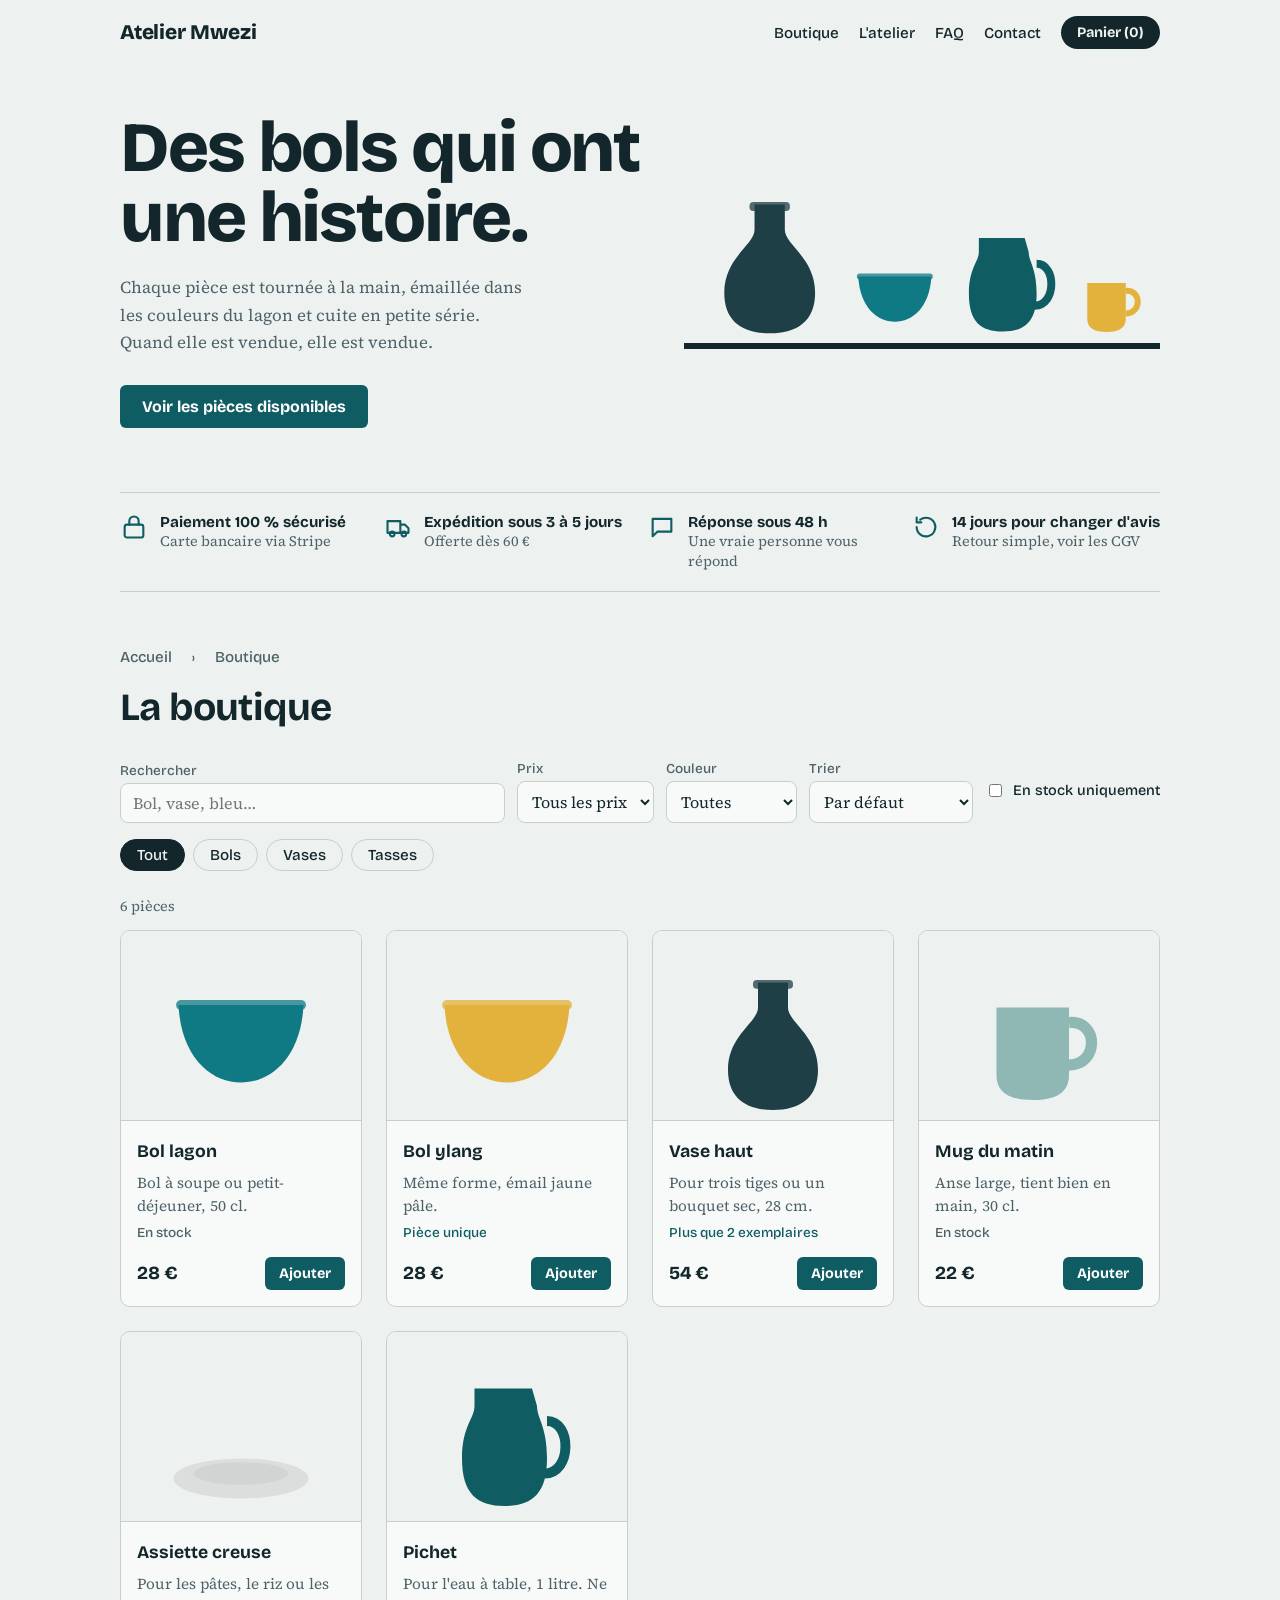
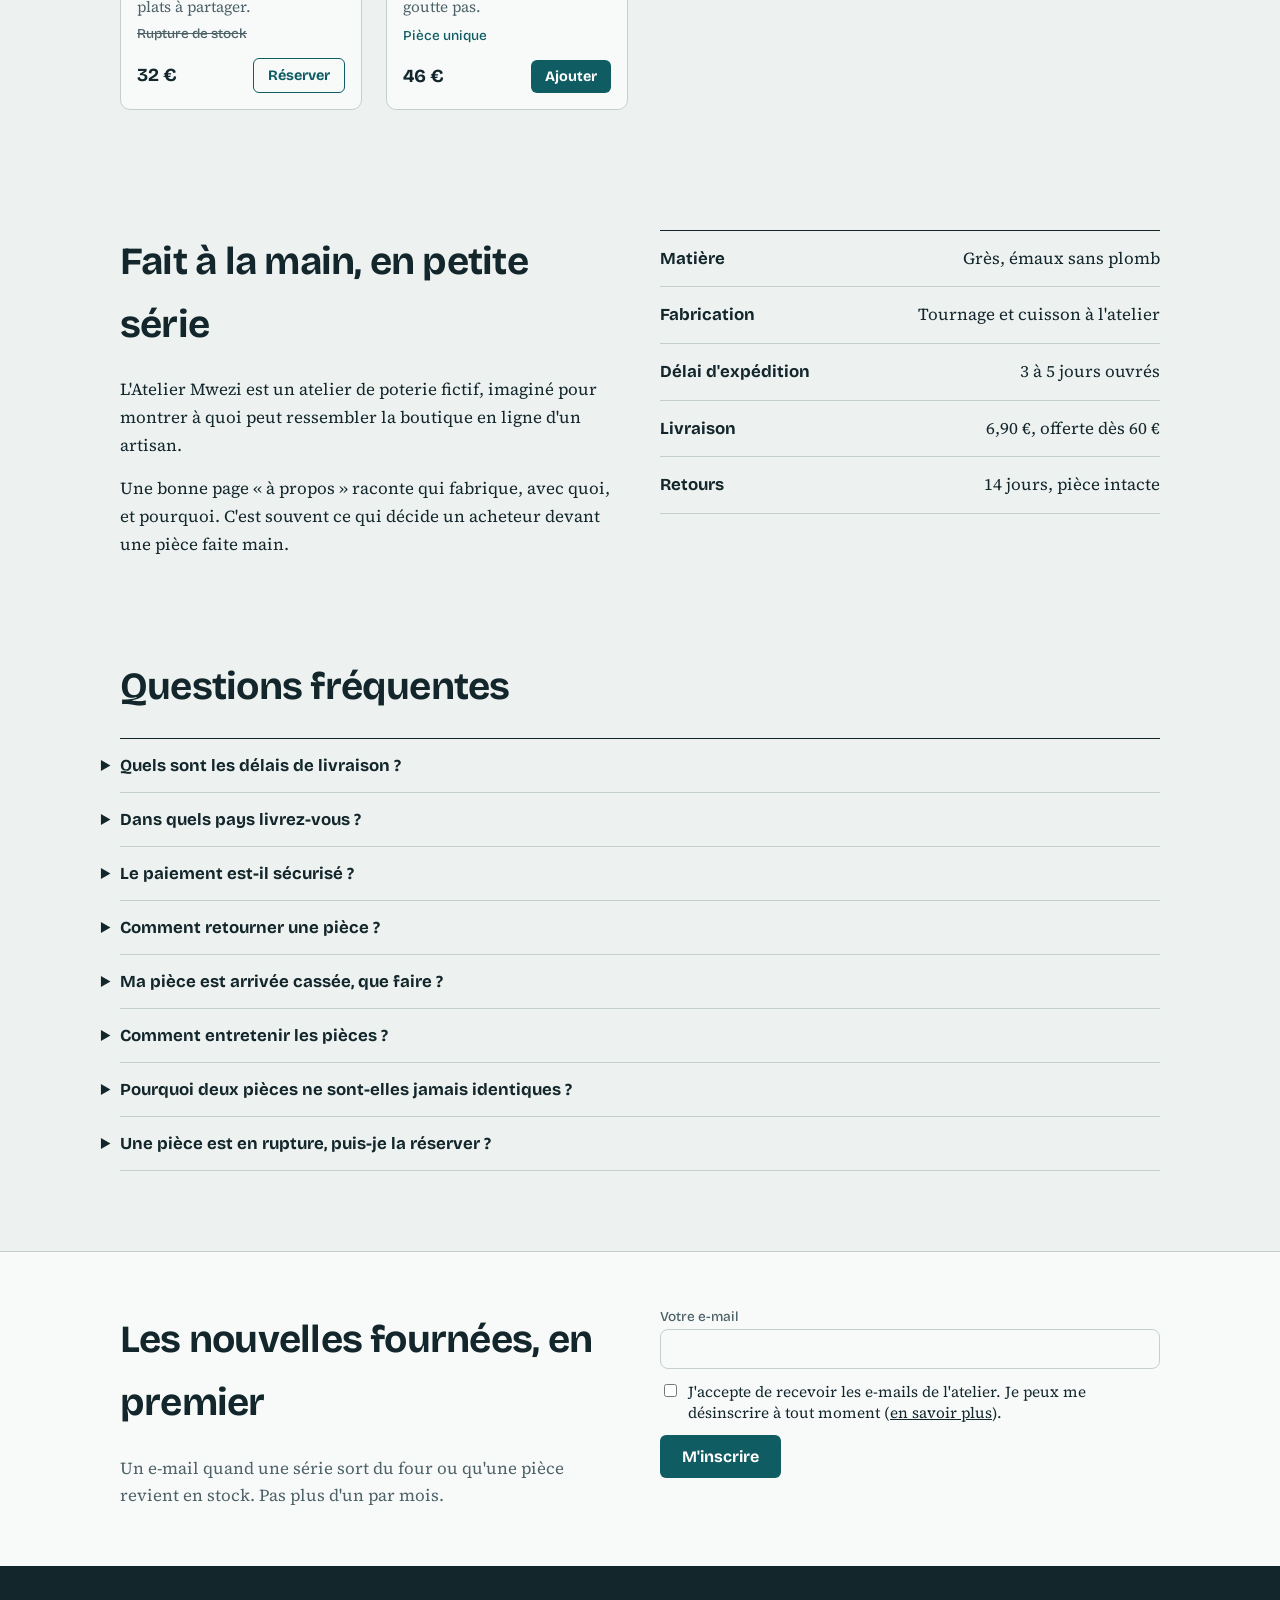
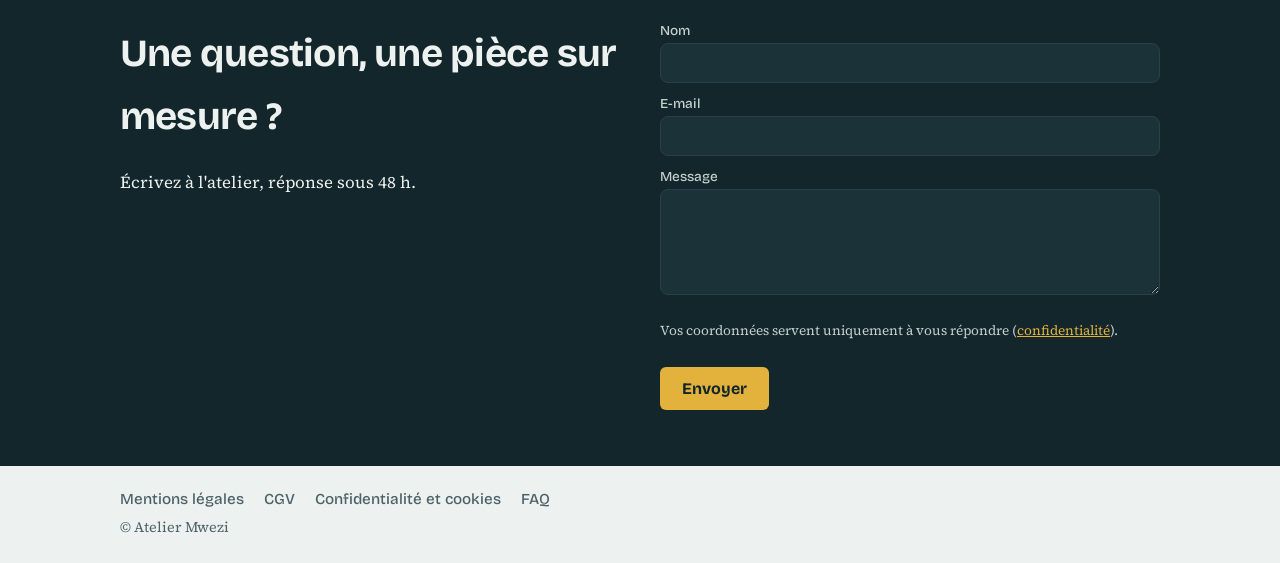
<file: index.html>
<!DOCTYPE html>
<html lang="fr">
<head>
<meta charset="utf-8">
<meta name="viewport" content="width=device-width, initial-scale=1, viewport-fit=cover">
<title>Atelier Mwezi – Céramique faite main</title>
<meta name="description" content="Céramique tournée à la main en petite série : bols, vases, tasses et pichets. Paiement sécurisé, expédition sous 3 à 5 jours ouvrés.">
<meta property="og:title" content="Atelier Mwezi – Céramique faite main">
<meta property="og:description" content="Bols, vases et tasses tournés à la main, émaillés dans les couleurs du lagon.">
<meta property="og:type" content="website">
<link rel="stylesheet" href="style.css">
</head>
<body>
<div class="wrap">
<header class="top">
<a class="logo" href="#">Atelier Mwezi</a>
<nav aria-label="Navigation principale">
<a class="hide" href="#boutique">Boutique</a>
<a class="hide" href="#atelier">L'atelier</a>
<a class="hide" href="#faq">FAQ</a>
<a class="hide" href="#contact">Contact</a>
<button class="cartbtn" id="openCart" aria-controls="drawer">Panier (<span id="count">0</span>)</button>
</nav>
</header>

<section class="hero">
<div>
<h1>Des bols qui ont une histoire.</h1>
<p>Chaque pièce est tournée à la main, émaillée dans les couleurs du lagon et cuite en petite série. Quand elle est vendue, elle est vendue.</p>
<a class="btn" href="#boutique">Voir les pièces disponibles</a>
</div>
<div class="shelf" id="heroShelf" aria-hidden="true"></div>
</section>

<ul class="badges" aria-label="Nos engagements">
<li><svg viewBox="0 0 24 24" aria-hidden="true"><rect x="4" y="10" width="16" height="11" rx="2"/><path d="M8 10V7a4 4 0 0 1 8 0v3"/></svg><span><b>Paiement 100 % sécurisé</b>Carte bancaire via Stripe</span></li>
<li><svg viewBox="0 0 24 24" aria-hidden="true"><path d="M3 7h11v10H3zM14 10h4l3 3v4h-7"/><circle cx="7" cy="18" r="2"/><circle cx="17" cy="18" r="2"/></svg><span><b>Expédition sous 3 à 5 jours</b>Offerte dès 60 €</span></li>
<li><svg viewBox="0 0 24 24" aria-hidden="true"><path d="M4 5h16v11H8l-4 4z"/></svg><span><b>Réponse sous 48 h</b>Une vraie personne vous répond</span></li>
<li><svg viewBox="0 0 24 24" aria-hidden="true"><path d="M4 12a8 8 0 1 0 3-6.2M4 4v4h4"/></svg><span><b>14 jours pour changer d'avis</b>Retour simple, voir les CGV</span></li>
</ul>

<section id="boutique" style="padding-bottom:40px">
<nav class="crumbs" aria-label="Fil d'Ariane" id="crumbs"></nav>
<h2>La boutique</h2>
<div class="search">
<label class="field grow"><span>Rechercher</span><input type="search" id="q" placeholder="Bol, vase, bleu…" autocomplete="off"></label>
<label class="field"><span>Prix</span><select id="price"><option value="0">Tous les prix</option><option value="30">Jusqu'à 30 €</option><option value="50">Jusqu'à 50 €</option></select></label>
<label class="field"><span>Couleur</span><select id="color"><option value="">Toutes</option></select></label>
<label class="field"><span>Trier</span><select id="sort"><option value="">Par défaut</option><option value="asc">Prix croissant</option><option value="desc">Prix décroissant</option></select></label>
<label class="check"><input type="checkbox" id="instock"> En stock uniquement</label>
</div>
<div class="filters" role="group" aria-label="Filtrer par catégorie" id="filters"></div>
<p class="found" id="found" role="status"></p>
<div class="grid" id="grid"></div>
</section>

<section id="atelier" class="about">
<div>
<h2>Fait à la main, en petite série</h2>
<p>L'Atelier Mwezi est un atelier de poterie fictif, imaginé pour montrer à quoi peut ressembler la boutique en ligne d'un artisan.</p>
<p>Une bonne page « à propos » raconte qui fabrique, avec quoi, et pourquoi. C'est souvent ce qui décide un acheteur devant une pièce faite main.</p>
</div>
<ul class="facts">
<li><b>Matière</b><span>Grès, émaux sans plomb</span></li>
<li><b>Fabrication</b><span>Tournage et cuisson à l'atelier</span></li>
<li><b>Délai d'expédition</b><span>3 à 5 jours ouvrés</span></li>
<li><b>Livraison</b><span>6,90 €, offerte dès 60 €</span></li>
<li><b>Retours</b><span>14 jours, pièce intacte</span></li>
</ul>
</section>

<section id="avis" class="reviews" hidden>
<h2>Ce qu'en disent nos clients</h2>
<p class="note" id="reviewsNote"></p>
<div class="rgrid" id="reviews"></div>
</section>

<section id="faq" class="faq">
<h2>Questions fréquentes</h2>
<details><summary>Quels sont les délais de livraison ?</summary><p>Chaque commande est préparée et expédiée sous 3 à 5 jours ouvrés. La livraison coûte 6,90 € et elle est offerte dès 60 € d'achat. Les frais sont affichés dans le panier avant le paiement.</p></details>
<details><summary>Dans quels pays livrez-vous ?</summary><p>Pour l'instant, uniquement en France. L'adresse de livraison est demandée sur la page de paiement.</p></details>
<details><summary>Le paiement est-il sécurisé ?</summary><p>Oui. Le paiement se fait sur la page sécurisée de Stripe. Vos numéros de carte ne passent jamais par ce site et l'atelier n'y a pas accès.</p></details>
<details><summary>Comment retourner une pièce ?</summary><p>Vous disposez de 14 jours après réception pour changer d'avis, sans avoir à vous justifier. Écrivez-nous, puis renvoyez la pièce intacte dans son emballage. Vous êtes remboursé dans les 14 jours. Les pièces faites sur mesure ne peuvent pas être retournées. Tout est détaillé dans les <a href="cgv.html#retractation">CGV</a>.</p></details>
<details><summary>Ma pièce est arrivée cassée, que faire ?</summary><p>Prenez une photo du colis et de la pièce, puis écrivez-nous dès réception. La pièce sera remplacée si une autre est disponible, ou remboursée.</p></details>
<details><summary>Comment entretenir les pièces ?</summary><p>Le lavage à la main avec une éponge douce préserve l'émail plus longtemps. Évitez les chocs thermiques, comme passer du réfrigérateur à l'eau bouillante. Les émaux utilisés sont sans plomb.</p></details>
<details><summary>Pourquoi deux pièces ne sont-elles jamais identiques ?</summary><p>Chaque pièce est tournée et émaillée à la main. De légères différences de forme ou de couleur avec la photo sont normales : elles ne sont pas des défauts.</p></details>
<details><summary>Une pièce est en rupture, puis-je la réserver ?</summary><p>Oui. Ouvrez la fiche de la pièce et remplissez le formulaire « Réserver cette pièce ». L'atelier vous recontacte dès qu'une nouvelle série sort du four, sans engagement de votre part.</p></details>
</section>
</div>

<section class="news">
<div class="wrap news-in">
<div>
<h2>Les nouvelles fournées, en premier</h2>
<p>Un e-mail quand une série sort du four ou qu'une pièce revient en stock. Pas plus d'un par mois.</p>
</div>
<form name="newsletter" method="POST" action="message-envoye.html" data-netlify="true" netlify-honeypot="adresse" class="news-form">
<input type="hidden" name="form-name" value="newsletter">
<p class="hp"><label>Ne pas remplir <input name="adresse"></label></p>
<label class="field"><span>Votre e-mail</span><input type="email" name="email" required autocomplete="email"></label>
<label class="check"><input type="checkbox" name="consentement" value="oui" required> <span>J'accepte de recevoir les e-mails de l'atelier. Je peux me désinscrire à tout moment (<a href="confidentialite.html#newsletter">en savoir plus</a>).</span></label>
<button class="btn" type="submit">M'inscrire</button>
</form>
</div>
</section>

<section id="contact" class="contact">
<div class="wrap contact-in">
<div>
<h2>Une question, une pièce sur mesure ?</h2>
<p>Écrivez à l'atelier, réponse sous 48 h.</p>
<p class="direct" id="direct"></p>
</div>
<form name="contact" method="POST" action="message-envoye.html" data-netlify="true" netlify-honeypot="adresse" class="contact-form">
<input type="hidden" name="form-name" value="contact">
<p class="hp"><label>Ne pas remplir <input name="adresse"></label></p>
<label class="field"><span>Nom</span><input name="nom" required autocomplete="name"></label>
<label class="field"><span>E-mail</span><input type="email" name="email" required autocomplete="email"></label>
<label class="field"><span>Message</span><textarea name="message" rows="4" required></textarea></label>
<p class="small">Vos coordonnées servent uniquement à vous répondre (<a href="confidentialite.html">confidentialité</a>).</p>
<button class="btn alt" type="submit">Envoyer</button>
</form>
</div>
</section>

<div class="wrap"><footer>
<nav aria-label="Informations légales"><a href="mentions-legales.html">Mentions légales</a><a href="cgv.html">CGV</a><a href="confidentialite.html">Confidentialité et cookies</a><a href="#faq">FAQ</a></nav>
<p>© Atelier Mwezi</p>
</footer></div>

<dialog id="product" aria-labelledby="pName">
<button class="close" id="closeProduct" aria-label="Fermer la fiche">&times;</button>
<nav class="crumbs" aria-label="Fil d'Ariane" id="pCrumbs"></nav>
<div class="pview">
<div class="gallery">
<div class="main" id="pMain" title="Cliquer pour zoomer"></div>
<div class="thumbs" id="pThumbs"></div>
</div>
<div class="pinfo">
<h2 id="pName"></h2>
<p class="price" id="pPrice"></p>
<p id="pStock"></p>
<p id="pDesc"></p>
<ul class="facts small-facts" id="pFacts"></ul>
<button class="btn" id="pAdd"></button>
<form name="reservation" method="POST" action="message-envoye.html" data-netlify="true" netlify-honeypot="adresse" class="reserve" id="pReserve" hidden>
<input type="hidden" name="form-name" value="reservation">
<input type="hidden" name="piece" id="pPiece">
<p class="hp"><label>Ne pas remplir <input name="adresse"></label></p>
<h3>Réserver cette pièce</h3>
<p class="small">Cette pièce est épuisée. Laissez vos coordonnées : l'atelier vous recontacte dès qu'une nouvelle série est prête. Sans engagement ni paiement.</p>
<label class="field"><span>Nom</span><input name="nom" required autocomplete="name"></label>
<label class="field"><span>E-mail</span><input type="email" name="email" required autocomplete="email"></label>
<label class="field"><span>Quantité souhaitée</span><input type="number" name="quantite" min="1" max="10" value="1"></label>
<button class="btn" type="submit">Réserver</button>
</form>
<div id="pReviews"></div>
</div>
</div>
</dialog>

<div id="backdrop" hidden></div>
<aside id="drawer" aria-label="Panier" aria-hidden="true" inert>
<button class="close" id="closeCart" aria-label="Fermer le panier">&times;</button>
<h2>Votre panier</h2>
<ul id="items"></ul>
<form class="promo" id="promoForm">
<label class="field grow"><span>Code promo</span><input id="promo" autocomplete="off" maxlength="40"></label>
<button class="btn ghost" type="submit">Appliquer</button>
</form>
<p id="promoMsg" class="small" role="status"></p>
<p id="ship" class="ship"></p>
<div class="sub"><span>Sous-total</span><span id="subtotal">0 €</span></div>
<div class="sub" id="discountRow" hidden><span id="discountLabel">Réduction</span><span id="discount"></span></div>
<div class="sub"><span>Livraison</span><span id="shipping">–</span></div>
<div class="total"><span>Total TTC</span><span id="total">0 €</span></div>
<label class="check small"><input type="checkbox" id="cgv"> <span>J'ai lu et j'accepte les <a href="cgv.html" target="_blank">conditions générales de vente</a>.</span></label>
<button class="btn" id="checkout">Commander avec obligation de paiement</button>
<p id="msg" role="status"></p>
</aside>

<script src="products.js"></script>
<script src="app.js"></script>
</body>
</html>
</file>
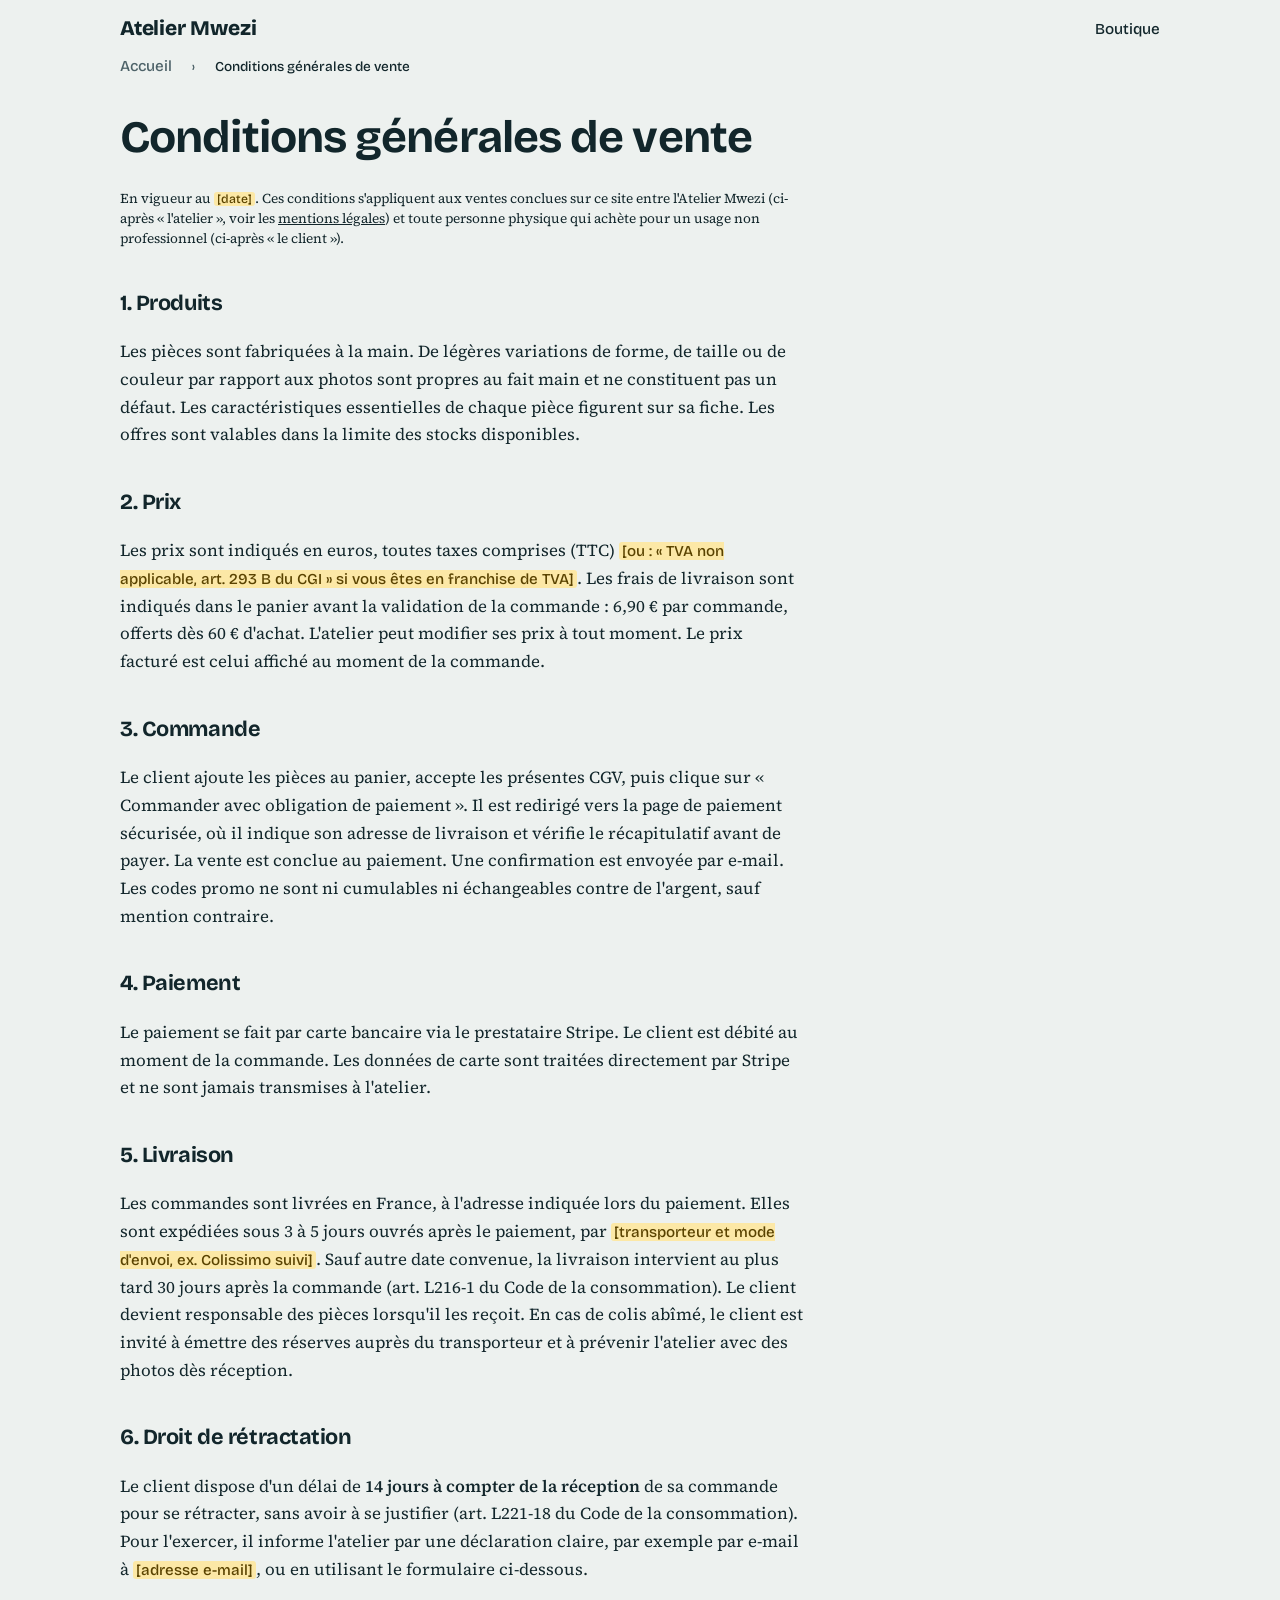
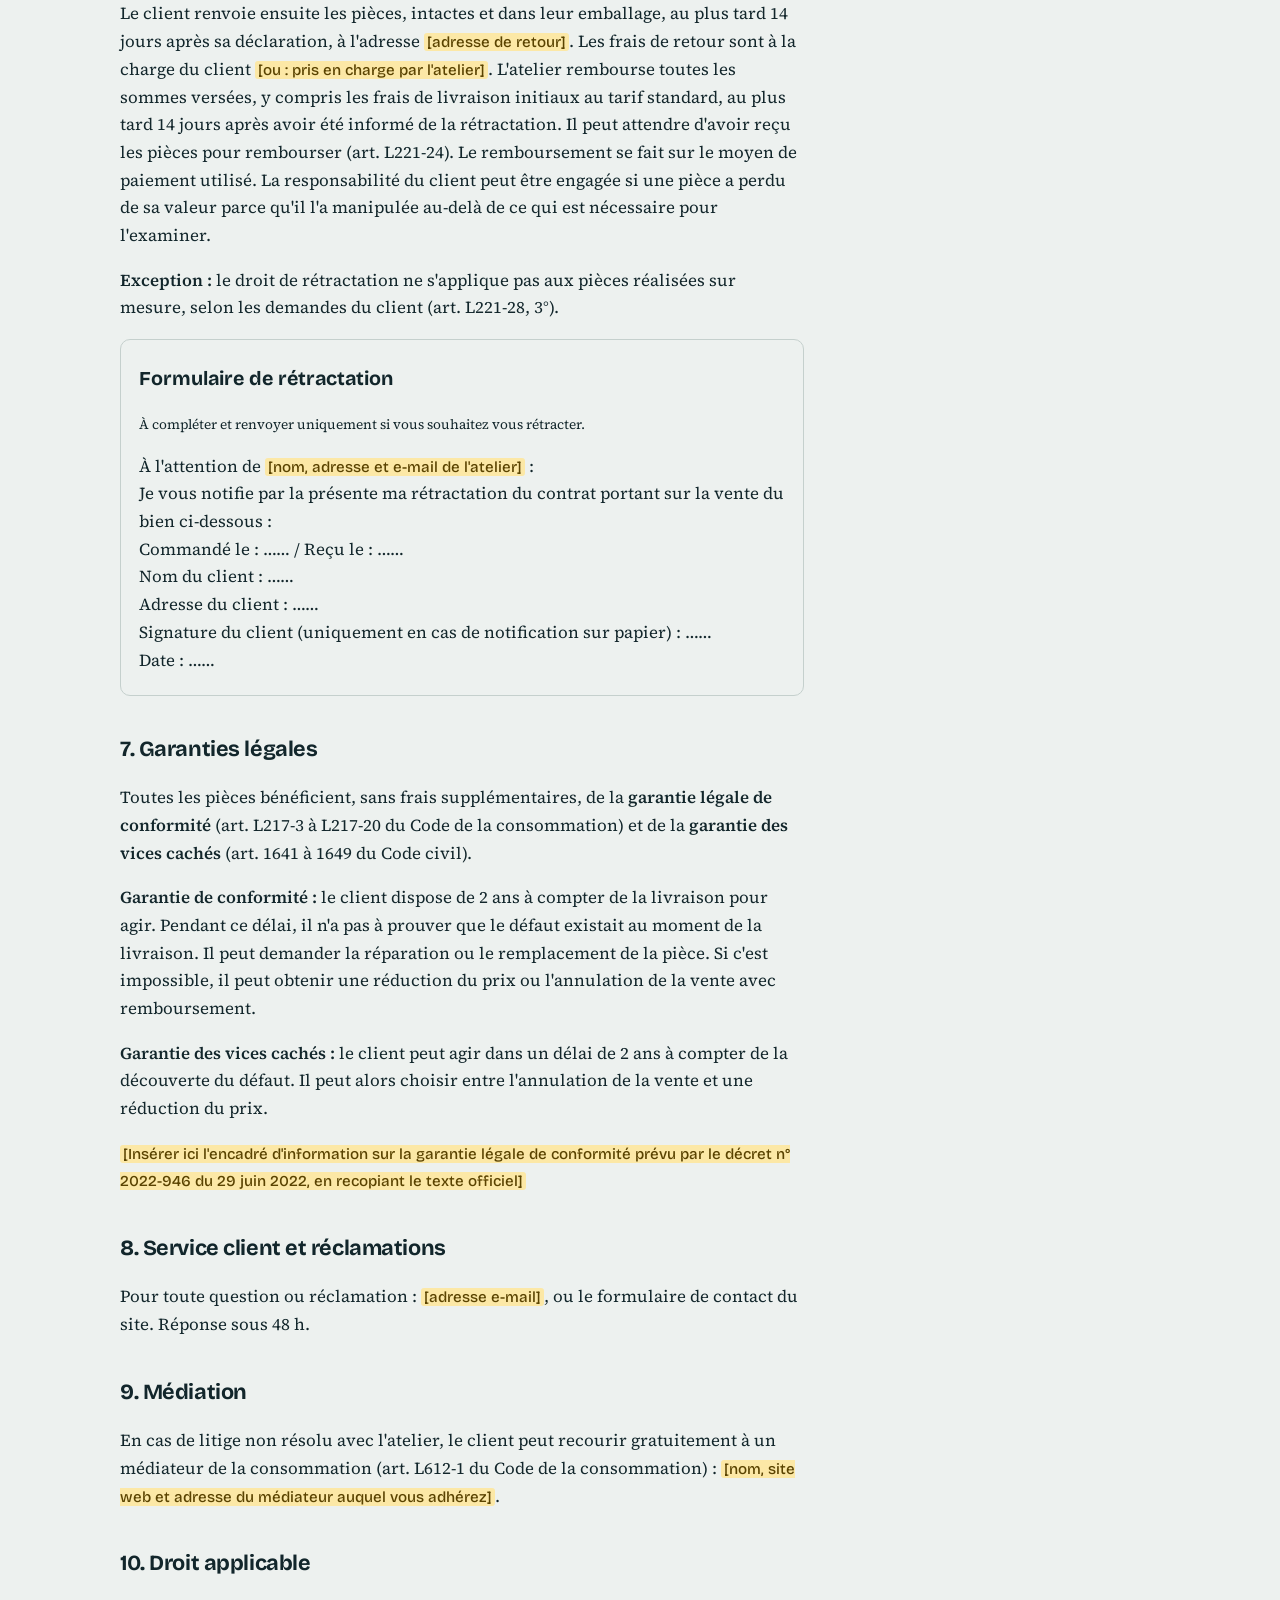
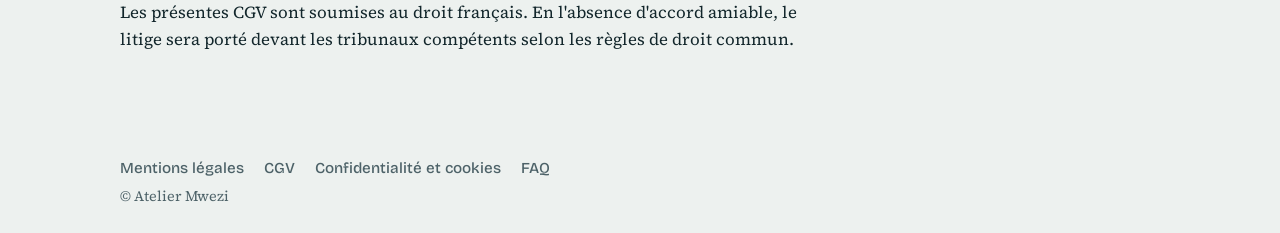
<file: cgv.html>
<!DOCTYPE html>
<html lang="fr">
<head>
<meta charset="utf-8">
<meta name="viewport" content="width=device-width, initial-scale=1, viewport-fit=cover">
<title>Conditions générales de vente – Atelier Mwezi</title>
<link rel="stylesheet" href="style.css">
</head>
<body>
<div class="wrap">
<header class="top"><a class="logo" href="index.html">Atelier Mwezi</a><nav aria-label="Navigation principale"><a href="index.html#boutique">Boutique</a></nav></header>
<nav class="crumbs" aria-label="Fil d'Ariane"><a href="index.html">Accueil</a> <span aria-hidden="true">›</span> <span aria-current="page">Conditions générales de vente</span></nav>
<main class="legal">
<h1>Conditions générales de vente</h1>
<p class="small">En vigueur au <mark class="todo">[date]</mark>. Ces conditions s'appliquent aux ventes conclues sur ce site entre l'Atelier Mwezi (ci-après « l'atelier », voir les <a href="mentions-legales.html">mentions légales</a>) et toute personne physique qui achète pour un usage non professionnel (ci-après « le client »).</p>

<h2>1. Produits</h2>
<p>Les pièces sont fabriquées à la main. De légères variations de forme, de taille ou de couleur par rapport aux photos sont propres au fait main et ne constituent pas un défaut. Les caractéristiques essentielles de chaque pièce figurent sur sa fiche. Les offres sont valables dans la limite des stocks disponibles.</p>

<h2>2. Prix</h2>
<p>Les prix sont indiqués en euros, toutes taxes comprises (TTC) <mark class="todo">[ou : « TVA non applicable, art. 293 B du CGI » si vous êtes en franchise de TVA]</mark>. Les frais de livraison sont indiqués dans le panier avant la validation de la commande : 6,90 € par commande, offerts dès 60 € d'achat. L'atelier peut modifier ses prix à tout moment. Le prix facturé est celui affiché au moment de la commande.</p>

<h2>3. Commande</h2>
<p>Le client ajoute les pièces au panier, accepte les présentes CGV, puis clique sur « Commander avec obligation de paiement ». Il est redirigé vers la page de paiement sécurisée, où il indique son adresse de livraison et vérifie le récapitulatif avant de payer. La vente est conclue au paiement. Une confirmation est envoyée par e-mail. Les codes promo ne sont ni cumulables ni échangeables contre de l'argent, sauf mention contraire.</p>

<h2>4. Paiement</h2>
<p>Le paiement se fait par carte bancaire via le prestataire Stripe. Le client est débité au moment de la commande. Les données de carte sont traitées directement par Stripe et ne sont jamais transmises à l'atelier.</p>

<h2>5. Livraison</h2>
<p>Les commandes sont livrées en France, à l'adresse indiquée lors du paiement. Elles sont expédiées sous 3 à 5 jours ouvrés après le paiement, par <mark class="todo">[transporteur et mode d'envoi, ex. Colissimo suivi]</mark>. Sauf autre date convenue, la livraison intervient au plus tard 30 jours après la commande (art. L216-1 du Code de la consommation). Le client devient responsable des pièces lorsqu'il les reçoit. En cas de colis abîmé, le client est invité à émettre des réserves auprès du transporteur et à prévenir l'atelier avec des photos dès réception.</p>

<h2 id="retractation">6. Droit de rétractation</h2>
<p>Le client dispose d'un délai de <b>14 jours à compter de la réception</b> de sa commande pour se rétracter, sans avoir à se justifier (art. L221-18 du Code de la consommation). Pour l'exercer, il informe l'atelier par une déclaration claire, par exemple par e-mail à <mark class="todo">[adresse e-mail]</mark>, ou en utilisant le formulaire ci-dessous.</p>
<p>Le client renvoie ensuite les pièces, intactes et dans leur emballage, au plus tard 14 jours après sa déclaration, à l'adresse <mark class="todo">[adresse de retour]</mark>. Les frais de retour sont à la charge du client <mark class="todo">[ou : pris en charge par l'atelier]</mark>. L'atelier rembourse toutes les sommes versées, y compris les frais de livraison initiaux au tarif standard, au plus tard 14 jours après avoir été informé de la rétractation. Il peut attendre d'avoir reçu les pièces pour rembourser (art. L221-24). Le remboursement se fait sur le moyen de paiement utilisé. La responsabilité du client peut être engagée si une pièce a perdu de sa valeur parce qu'il l'a manipulée au-delà de ce qui est nécessaire pour l'examiner.</p>
<p><b>Exception :</b> le droit de rétractation ne s'applique pas aux pièces réalisées sur mesure, selon les demandes du client (art. L221-28, 3°).</p>
<div class="box">
<h3>Formulaire de rétractation</h3>
<p class="small">À compléter et renvoyer uniquement si vous souhaitez vous rétracter.</p>
<p>À l'attention de <mark class="todo">[nom, adresse et e-mail de l'atelier]</mark> :<br>
Je vous notifie par la présente ma rétractation du contrat portant sur la vente du bien ci-dessous :<br>
Commandé le : …… / Reçu le : ……<br>
Nom du client : ……<br>
Adresse du client : ……<br>
Signature du client (uniquement en cas de notification sur papier) : ……<br>
Date : ……</p>
</div>

<h2>7. Garanties légales</h2>
<p>Toutes les pièces bénéficient, sans frais supplémentaires, de la <b>garantie légale de conformité</b> (art. L217-3 à L217-20 du Code de la consommation) et de la <b>garantie des vices cachés</b> (art. 1641 à 1649 du Code civil).</p>
<p><b>Garantie de conformité :</b> le client dispose de 2 ans à compter de la livraison pour agir. Pendant ce délai, il n'a pas à prouver que le défaut existait au moment de la livraison. Il peut demander la réparation ou le remplacement de la pièce. Si c'est impossible, il peut obtenir une réduction du prix ou l'annulation de la vente avec remboursement.</p>
<p><b>Garantie des vices cachés :</b> le client peut agir dans un délai de 2 ans à compter de la découverte du défaut. Il peut alors choisir entre l'annulation de la vente et une réduction du prix.</p>
<p><mark class="todo">[Insérer ici l'encadré d'information sur la garantie légale de conformité prévu par le décret n° 2022-946 du 29 juin 2022, en recopiant le texte officiel]</mark></p>

<h2>8. Service client et réclamations</h2>
<p>Pour toute question ou réclamation : <mark class="todo">[adresse e-mail]</mark>, ou le formulaire de contact du site. Réponse sous 48 h.</p>

<h2>9. Médiation</h2>
<p>En cas de litige non résolu avec l'atelier, le client peut recourir gratuitement à un médiateur de la consommation (art. L612-1 du Code de la consommation) : <mark class="todo">[nom, site web et adresse du médiateur auquel vous adhérez]</mark>.</p>

<h2>10. Droit applicable</h2>
<p>Les présentes CGV sont soumises au droit français. En l'absence d'accord amiable, le litige sera porté devant les tribunaux compétents selon les règles de droit commun.</p>
</main>
<footer>
<nav aria-label="Informations légales"><a href="mentions-legales.html">Mentions légales</a><a href="cgv.html">CGV</a><a href="confidentialite.html">Confidentialité et cookies</a><a href="index.html#faq">FAQ</a></nav>
<p>© Atelier Mwezi</p>
</footer>
</div>
</body>
</html>
</file>
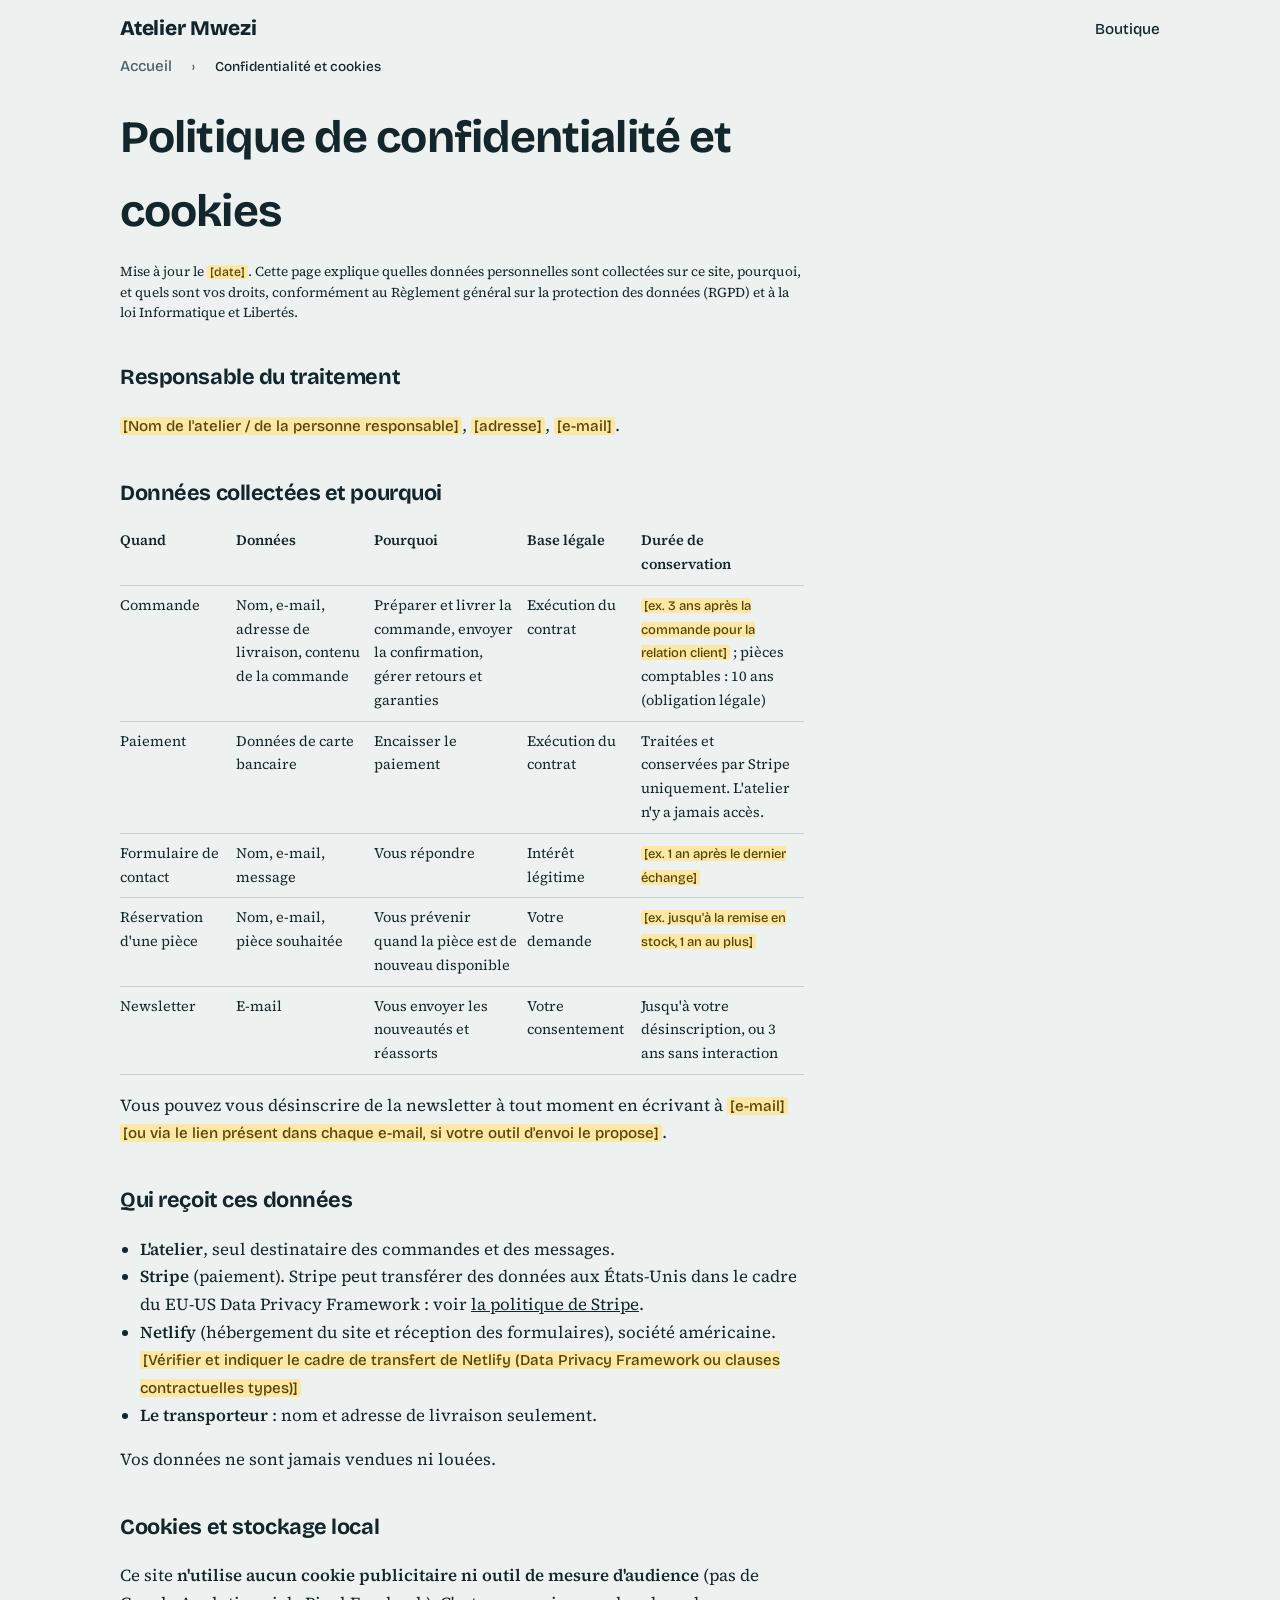
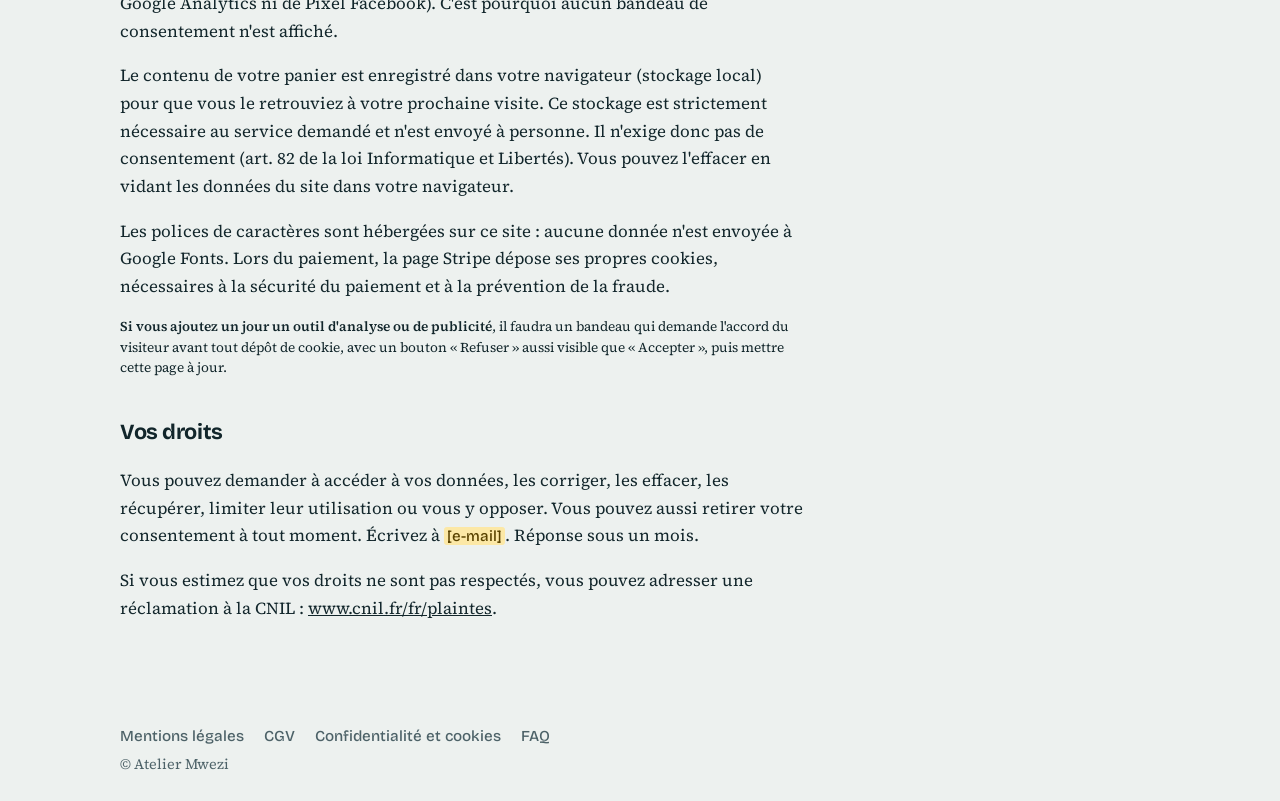
<file: confidentialite.html>
<!DOCTYPE html>
<html lang="fr">
<head>
<meta charset="utf-8">
<meta name="viewport" content="width=device-width, initial-scale=1, viewport-fit=cover">
<title>Confidentialité et cookies – Atelier Mwezi</title>
<link rel="stylesheet" href="style.css">
</head>
<body>
<div class="wrap">
<header class="top"><a class="logo" href="index.html">Atelier Mwezi</a><nav aria-label="Navigation principale"><a href="index.html#boutique">Boutique</a></nav></header>
<nav class="crumbs" aria-label="Fil d'Ariane"><a href="index.html">Accueil</a> <span aria-hidden="true">›</span> <span aria-current="page">Confidentialité et cookies</span></nav>
<main class="legal">
<h1>Politique de confidentialité et cookies</h1>
<p class="small">Mise à jour le <mark class="todo">[date]</mark>. Cette page explique quelles données personnelles sont collectées sur ce site, pourquoi, et quels sont vos droits, conformément au Règlement général sur la protection des données (RGPD) et à la loi Informatique et Libertés.</p>

<h2>Responsable du traitement</h2>
<p><mark class="todo">[Nom de l'atelier / de la personne responsable]</mark>, <mark class="todo">[adresse]</mark>, <mark class="todo">[e-mail]</mark>.</p>

<h2>Données collectées et pourquoi</h2>
<table>
<thead><tr><th>Quand</th><th>Données</th><th>Pourquoi</th><th>Base légale</th><th>Durée de conservation</th></tr></thead>
<tbody>
<tr><td>Commande</td><td>Nom, e-mail, adresse de livraison, contenu de la commande</td><td>Préparer et livrer la commande, envoyer la confirmation, gérer retours et garanties</td><td>Exécution du contrat</td><td><mark class="todo">[ex. 3 ans après la commande pour la relation client]</mark> ; pièces comptables : 10 ans (obligation légale)</td></tr>
<tr><td>Paiement</td><td>Données de carte bancaire</td><td>Encaisser le paiement</td><td>Exécution du contrat</td><td>Traitées et conservées par Stripe uniquement. L'atelier n'y a jamais accès.</td></tr>
<tr><td>Formulaire de contact</td><td>Nom, e-mail, message</td><td>Vous répondre</td><td>Intérêt légitime</td><td><mark class="todo">[ex. 1 an après le dernier échange]</mark></td></tr>
<tr><td>Réservation d'une pièce</td><td>Nom, e-mail, pièce souhaitée</td><td>Vous prévenir quand la pièce est de nouveau disponible</td><td>Votre demande</td><td><mark class="todo">[ex. jusqu'à la remise en stock, 1 an au plus]</mark></td></tr>
<tr id="newsletter"><td>Newsletter</td><td>E-mail</td><td>Vous envoyer les nouveautés et réassorts</td><td>Votre consentement</td><td>Jusqu'à votre désinscription, ou 3 ans sans interaction</td></tr>
</tbody>
</table>
<p>Vous pouvez vous désinscrire de la newsletter à tout moment en écrivant à <mark class="todo">[e-mail]</mark> <mark class="todo">[ou via le lien présent dans chaque e-mail, si votre outil d'envoi le propose]</mark>.</p>

<h2>Qui reçoit ces données</h2>
<ul>
<li><b>L'atelier</b>, seul destinataire des commandes et des messages.</li>
<li><b>Stripe</b> (paiement). Stripe peut transférer des données aux États-Unis dans le cadre du EU-US Data Privacy Framework : voir <a href="https://stripe.com/fr/privacy" rel="noopener">la politique de Stripe</a>.</li>
<li><b>Netlify</b> (hébergement du site et réception des formulaires), société américaine. <mark class="todo">[Vérifier et indiquer le cadre de transfert de Netlify (Data Privacy Framework ou clauses contractuelles types)]</mark></li>
<li><b>Le transporteur</b> : nom et adresse de livraison seulement.</li>
</ul>
<p>Vos données ne sont jamais vendues ni louées.</p>

<h2>Cookies et stockage local</h2>
<p>Ce site <b>n'utilise aucun cookie publicitaire ni outil de mesure d'audience</b> (pas de Google Analytics ni de Pixel Facebook). C'est pourquoi aucun bandeau de consentement n'est affiché.</p>
<p>Le contenu de votre panier est enregistré dans votre navigateur (stockage local) pour que vous le retrouviez à votre prochaine visite. Ce stockage est strictement nécessaire au service demandé et n'est envoyé à personne. Il n'exige donc pas de consentement (art. 82 de la loi Informatique et Libertés). Vous pouvez l'effacer en vidant les données du site dans votre navigateur.</p>
<p>Les polices de caractères sont hébergées sur ce site : aucune donnée n'est envoyée à Google Fonts. Lors du paiement, la page Stripe dépose ses propres cookies, nécessaires à la sécurité du paiement et à la prévention de la fraude.</p>
<p class="small"><b>Si vous ajoutez un jour un outil d'analyse ou de publicité</b>, il faudra un bandeau qui demande l'accord du visiteur avant tout dépôt de cookie, avec un bouton « Refuser » aussi visible que « Accepter », puis mettre cette page à jour.</p>

<h2>Vos droits</h2>
<p>Vous pouvez demander à accéder à vos données, les corriger, les effacer, les récupérer, limiter leur utilisation ou vous y opposer. Vous pouvez aussi retirer votre consentement à tout moment. Écrivez à <mark class="todo">[e-mail]</mark>. Réponse sous un mois.</p>
<p>Si vous estimez que vos droits ne sont pas respectés, vous pouvez adresser une réclamation à la CNIL : <a href="https://www.cnil.fr/fr/plaintes" rel="noopener">www.cnil.fr/fr/plaintes</a>.</p>
</main>
<footer>
<nav aria-label="Informations légales"><a href="mentions-legales.html">Mentions légales</a><a href="cgv.html">CGV</a><a href="confidentialite.html">Confidentialité et cookies</a><a href="index.html#faq">FAQ</a></nav>
<p>© Atelier Mwezi</p>
</footer>
</div>
</body>
</html>
</file>
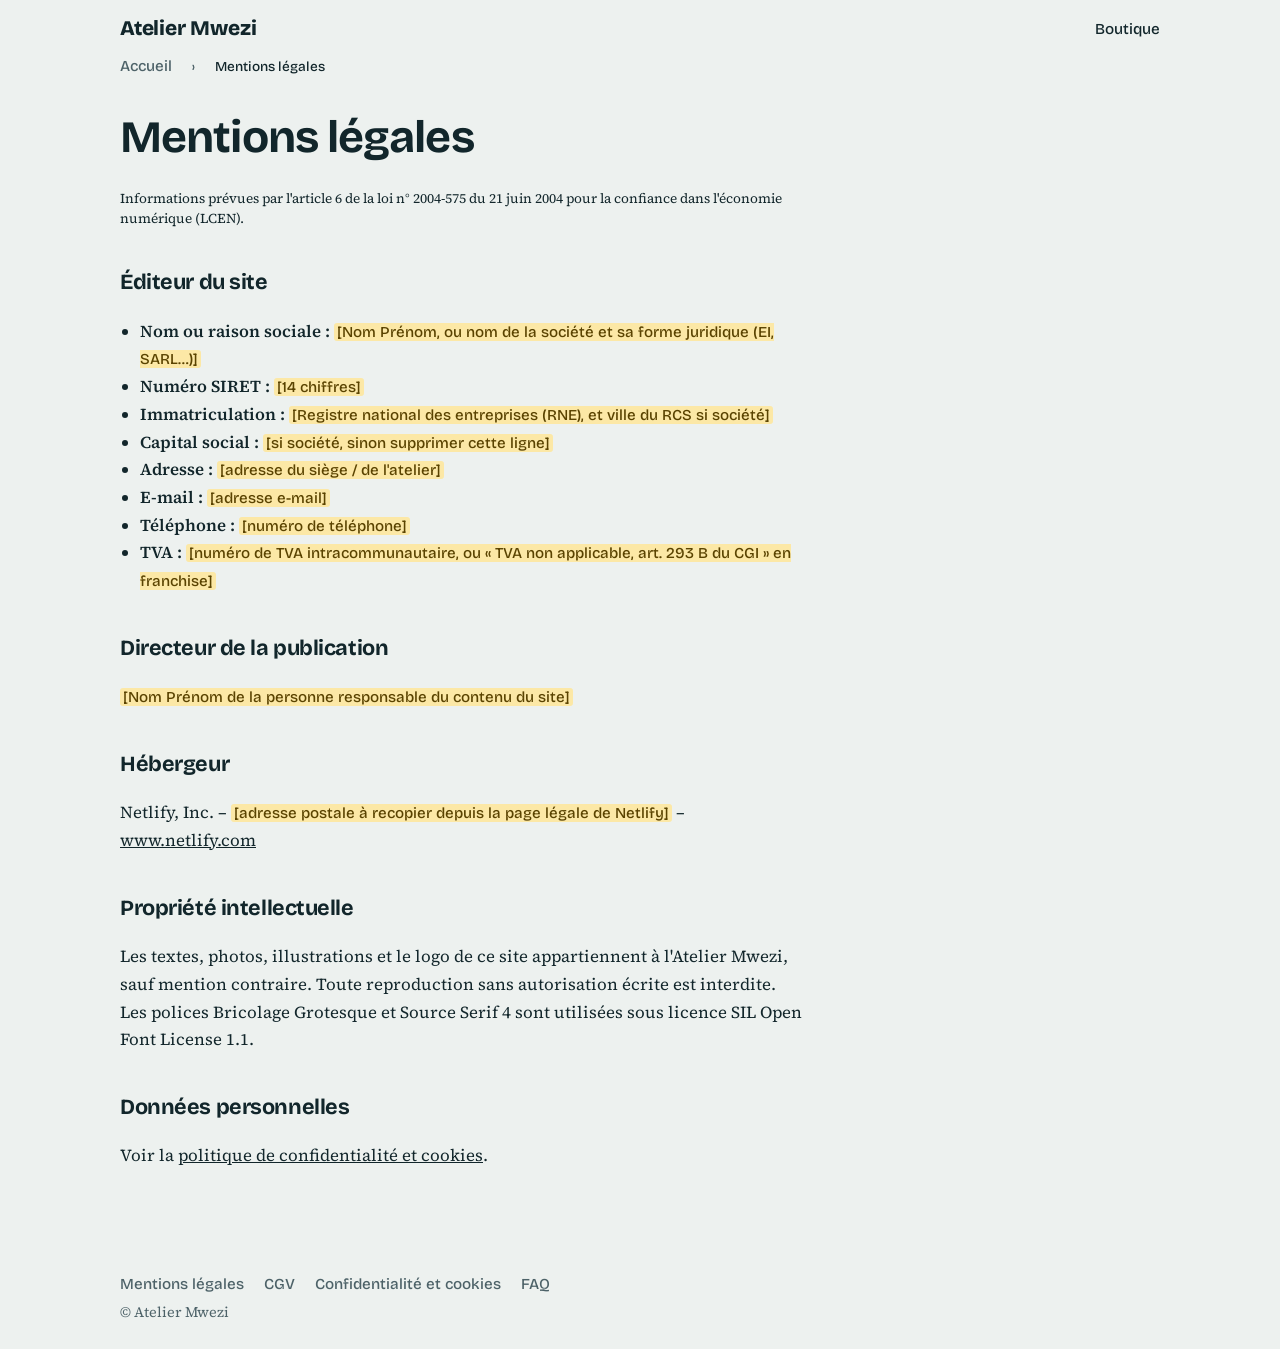
<file: mentions-legales.html>
<!DOCTYPE html>
<html lang="fr">
<head>
<meta charset="utf-8">
<meta name="viewport" content="width=device-width, initial-scale=1, viewport-fit=cover">
<title>Mentions légales – Atelier Mwezi</title>
<link rel="stylesheet" href="style.css">
</head>
<body>
<div class="wrap">
<header class="top"><a class="logo" href="index.html">Atelier Mwezi</a><nav aria-label="Navigation principale"><a href="index.html#boutique">Boutique</a></nav></header>
<nav class="crumbs" aria-label="Fil d'Ariane"><a href="index.html">Accueil</a> <span aria-hidden="true">›</span> <span aria-current="page">Mentions légales</span></nav>
<main class="legal">
<h1>Mentions légales</h1>
<p class="small">Informations prévues par l'article 6 de la loi n° 2004-575 du 21 juin 2004 pour la confiance dans l'économie numérique (LCEN).</p>

<h2>Éditeur du site</h2>
<ul>
<li><b>Nom ou raison sociale :</b> <mark class="todo">[Nom Prénom, ou nom de la société et sa forme juridique (EI, SARL…)]</mark></li>
<li><b>Numéro SIRET :</b> <mark class="todo">[14 chiffres]</mark></li>
<li><b>Immatriculation :</b> <mark class="todo">[Registre national des entreprises (RNE), et ville du RCS si société]</mark></li>
<li><b>Capital social :</b> <mark class="todo">[si société, sinon supprimer cette ligne]</mark></li>
<li><b>Adresse :</b> <mark class="todo">[adresse du siège / de l'atelier]</mark></li>
<li><b>E-mail :</b> <mark class="todo">[adresse e-mail]</mark></li>
<li><b>Téléphone :</b> <mark class="todo">[numéro de téléphone]</mark></li>
<li><b>TVA :</b> <mark class="todo">[numéro de TVA intracommunautaire, ou « TVA non applicable, art. 293 B du CGI » en franchise]</mark></li>
</ul>

<h2>Directeur de la publication</h2>
<p><mark class="todo">[Nom Prénom de la personne responsable du contenu du site]</mark></p>

<h2>Hébergeur</h2>
<p>Netlify, Inc. – <mark class="todo">[adresse postale à recopier depuis la page légale de Netlify]</mark> – <a href="https://www.netlify.com" rel="noopener">www.netlify.com</a></p>

<h2>Propriété intellectuelle</h2>
<p>Les textes, photos, illustrations et le logo de ce site appartiennent à l'Atelier Mwezi, sauf mention contraire. Toute reproduction sans autorisation écrite est interdite. Les polices Bricolage Grotesque et Source Serif 4 sont utilisées sous licence SIL Open Font License 1.1.</p>

<h2>Données personnelles</h2>
<p>Voir la <a href="confidentialite.html">politique de confidentialité et cookies</a>.</p>
</main>
<footer>
<nav aria-label="Informations légales"><a href="mentions-legales.html">Mentions légales</a><a href="cgv.html">CGV</a><a href="confidentialite.html">Confidentialité et cookies</a><a href="index.html#faq">FAQ</a></nav>
<p>© Atelier Mwezi</p>
</footer>
</div>
</body>
</html>
</file>
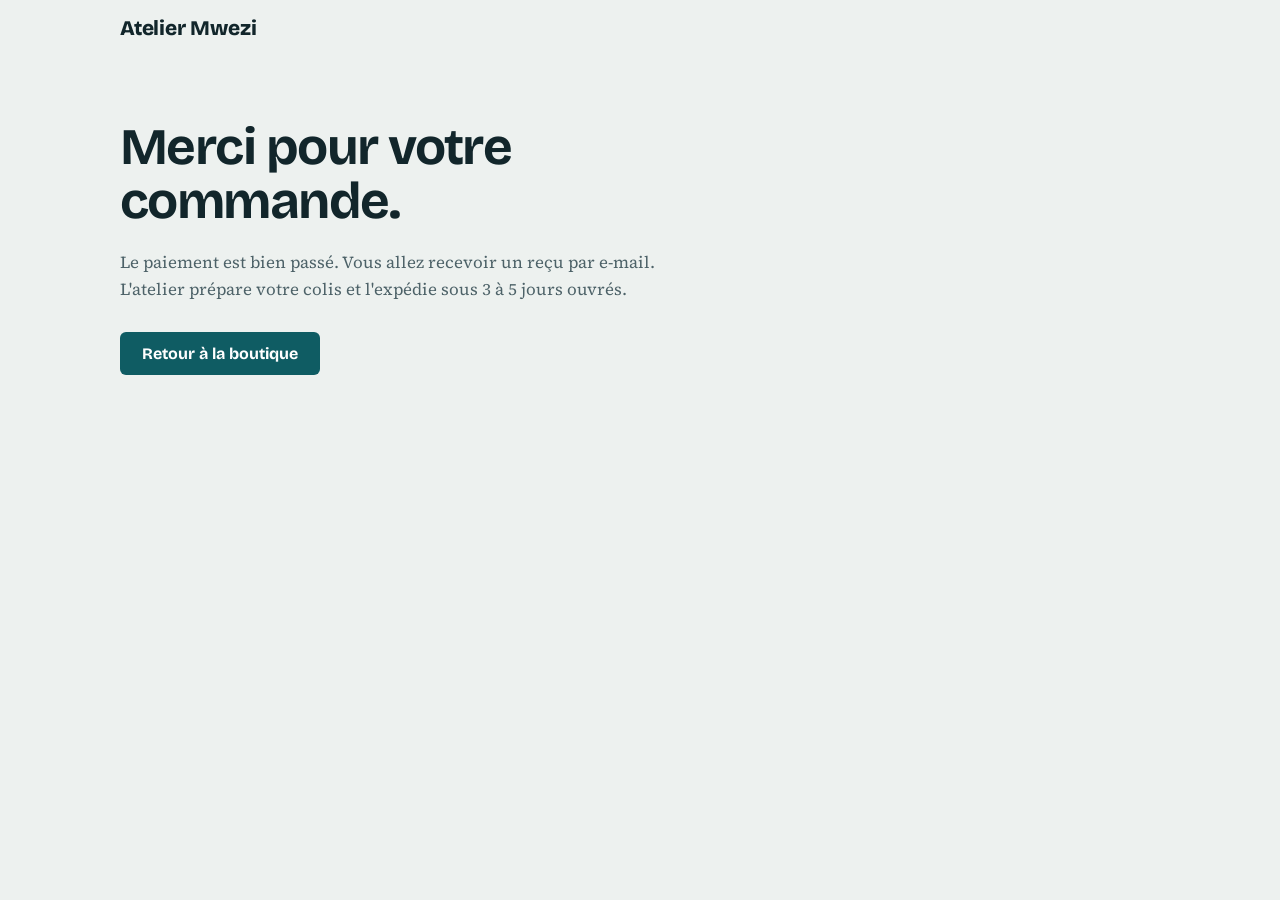
<file: merci.html>
<!DOCTYPE html>
<html lang="fr">
<head>
<meta charset="utf-8">
<meta name="viewport" content="width=device-width, initial-scale=1, viewport-fit=cover">
<title>Merci – Atelier Mwezi</title>
<meta name="robots" content="noindex">
<link rel="stylesheet" href="style.css">
</head>
<body>
<div class="wrap">
<header class="top"><a class="logo" href="index.html">Atelier Mwezi</a></header>
<section class="thanks">
<h1>Merci pour votre commande.</h1>
<p>Le paiement est bien passé. Vous allez recevoir un reçu par e-mail. L'atelier prépare votre colis et l'expédie sous 3 à 5 jours ouvrés.</p>
<a class="btn" href="index.html">Retour à la boutique</a>
</section>
</div>
<script>try{localStorage.removeItem("mwezi-cart")}catch(e){}</script>
</body>
</html>
</file>
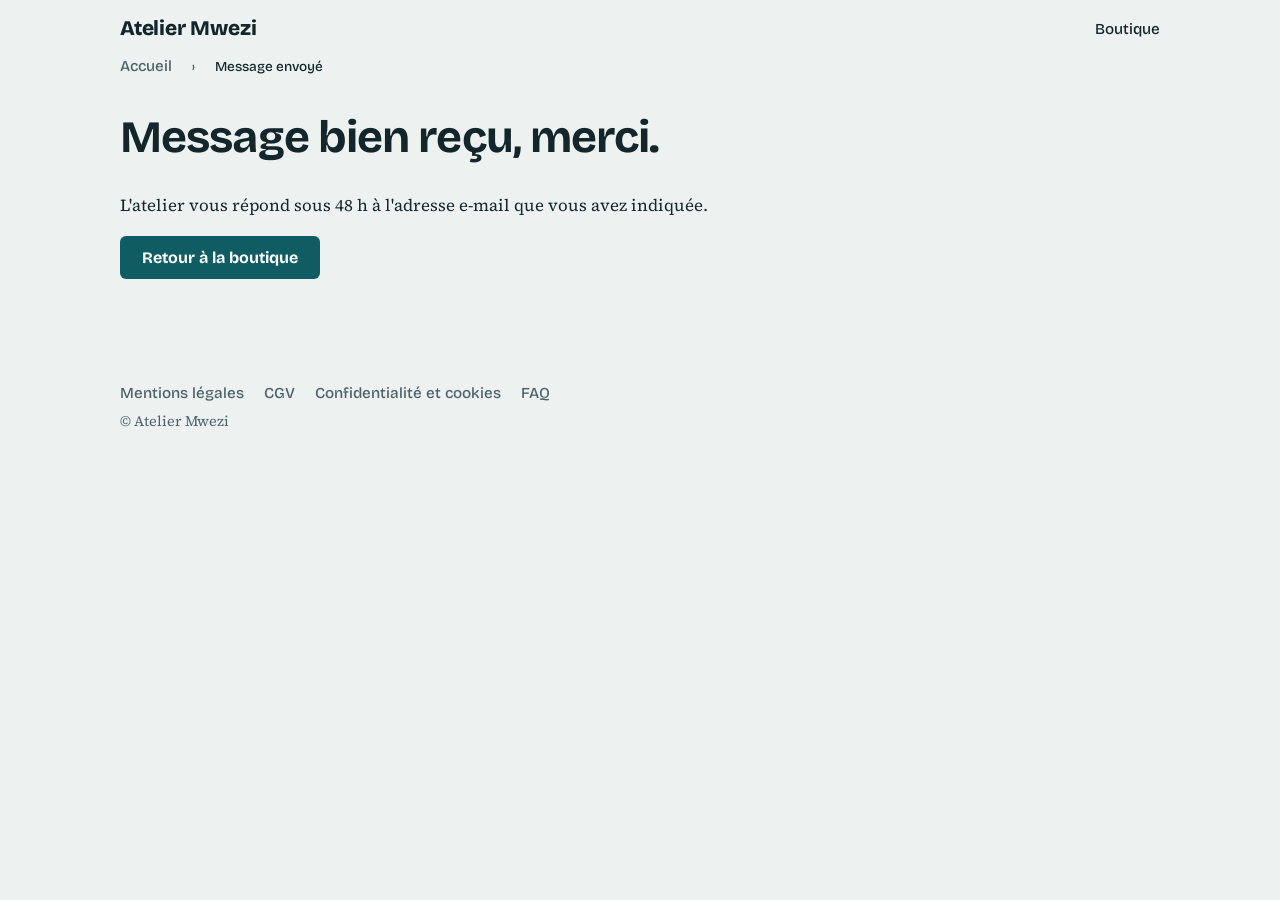
<file: message-envoye.html>
<!DOCTYPE html>
<html lang="fr">
<head>
<meta charset="utf-8">
<meta name="viewport" content="width=device-width, initial-scale=1, viewport-fit=cover">
<title>Message envoyé – Atelier Mwezi</title>
<meta name="robots" content="noindex">
<link rel="stylesheet" href="style.css">
</head>
<body>
<div class="wrap">
<header class="top"><a class="logo" href="index.html">Atelier Mwezi</a><nav aria-label="Navigation principale"><a href="index.html#boutique">Boutique</a></nav></header>
<nav class="crumbs" aria-label="Fil d'Ariane"><a href="index.html">Accueil</a> <span aria-hidden="true">›</span> <span aria-current="page">Message envoyé</span></nav>
<main class="legal">
<h1>Message bien reçu, merci.</h1>
<p>L'atelier vous répond sous 48 h à l'adresse e-mail que vous avez indiquée.</p>
<p><a class="btn" href="index.html">Retour à la boutique</a></p>
</main>
<footer>
<nav aria-label="Informations légales"><a href="mentions-legales.html">Mentions légales</a><a href="cgv.html">CGV</a><a href="confidentialite.html">Confidentialité et cookies</a><a href="index.html#faq">FAQ</a></nav>
<p>© Atelier Mwezi</p>
</footer>
</div>
</body>
</html>
</file>
<file: style.css>
@font-face{font-family:"Bricolage Grotesque";font-style:normal;font-weight:500;font-display:swap;src:url(fonts/bricolage-grotesque-latin-500-normal.woff2) format("woff2")}
@font-face{font-family:"Bricolage Grotesque";font-style:normal;font-weight:700;font-display:swap;src:url(fonts/bricolage-grotesque-latin-700-normal.woff2) format("woff2")}
@font-face{font-family:"Bricolage Grotesque";font-style:normal;font-weight:800;font-display:swap;src:url(fonts/bricolage-grotesque-latin-800-normal.woff2) format("woff2")}
@font-face{font-family:"Source Serif 4";font-style:normal;font-weight:400;font-display:swap;src:url(fonts/source-serif-4-latin-400-normal.woff2) format("woff2")}
@font-face{font-family:"Source Serif 4";font-style:normal;font-weight:600;font-display:swap;src:url(fonts/source-serif-4-latin-600-normal.woff2) format("woff2")}
:root{--bg:#EDF1EF;--surface:#F8FAF9;--ink:#12262B;--muted:#4D6268;--lagon:#0F5C63;--lagon-ink:#FFFFFF;--ylang:#E3B23C;--line:#C5D0CD;
box-sizing:border-box;padding-top:env(safe-area-inset-top,0px);padding-bottom:env(safe-area-inset-bottom,0px)}
@media (prefers-color-scheme:dark){:root:not([data-theme="light"]){--bg:#0E1A1D;--surface:#15262A;--ink:#E9F0EE;--muted:#9FB3B8;--lagon:#4FB3BA;--lagon-ink:#0E1A1D;--line:#2A4046}}
:root[data-theme="dark"]{--bg:#0E1A1D;--surface:#15262A;--ink:#E9F0EE;--muted:#9FB3B8;--lagon:#4FB3BA;--lagon-ink:#0E1A1D;--line:#2A4046}
html{scroll-padding-top:env(safe-area-inset-top,0px)}
*{box-sizing:border-box}
[hidden]{display:none!important}
body{margin:0;background:var(--bg);color:var(--ink);font:400 1.05rem/1.65 "Source Serif 4",Georgia,serif}
h1,h2,h3,.sans{font-family:"Bricolage Grotesque","Helvetica Neue",Arial,sans-serif}
a{color:inherit}
:focus-visible{outline:3px solid var(--ylang);outline-offset:3px}
.wrap{max-width:1080px;margin:0 auto;padding:0 20px}
header.top{display:flex;align-items:center;justify-content:space-between;padding:16px 0}
.logo{font:800 1.3rem "Bricolage Grotesque",sans-serif;text-decoration:none;letter-spacing:-.01em}
nav{display:flex;gap:20px;align-items:center}
nav a{text-decoration:none;font:500 .95rem "Bricolage Grotesque",sans-serif}
nav a:hover{text-decoration:underline}
button{font:inherit;cursor:pointer}
.cartbtn{background:var(--ink);color:var(--bg);border:0;border-radius:999px;padding:8px 16px;font:700 .9rem "Bricolage Grotesque",sans-serif}
.banner{background:var(--ylang);color:#12262B;text-align:center;font:500 .85rem "Bricolage Grotesque",sans-serif;padding:6px 12px}
.hero{display:grid;grid-template-columns:1.1fr 1fr;gap:40px;align-items:center;padding:48px 0 64px}
.hero h1{font-size:clamp(2.4rem,6vw,4.4rem);line-height:1;letter-spacing:-.03em;margin:0 0 20px;font-weight:800}
.hero p{max-width:46ch;color:var(--muted);margin:0 0 28px}
.btn{display:inline-block;background:var(--lagon);color:var(--lagon-ink);border:0;border-radius:6px;padding:12px 22px;font:700 1rem "Bricolage Grotesque",sans-serif;text-decoration:none}
.btn:hover{filter:brightness(1.1)}
.shelf{display:flex;align-items:flex-end;justify-content:center;gap:6px;border-bottom:6px solid var(--ink);padding:0 10px}
.shelf svg{display:block;flex:0 1 auto;min-width:0;height:auto}
.hero>*{min-width:0}
.filters{display:flex;flex-wrap:wrap;gap:8px;margin:0 0 24px}
.filters button{background:transparent;color:var(--ink);border:1.5px solid var(--line);border-radius:999px;padding:6px 16px;font:500 .95rem "Bricolage Grotesque",sans-serif}
.filters button[aria-pressed="true"]{background:var(--ink);color:var(--bg);border-color:var(--ink)}
h2{font-size:clamp(1.7rem,4vw,2.4rem);letter-spacing:-.02em;margin:0 0 20px}
.grid{display:grid;grid-template-columns:repeat(auto-fill,minmax(230px,1fr));gap:24px}
.card{background:var(--surface);border:1px solid var(--line);border-radius:10px;overflow:hidden;display:flex;flex-direction:column}
.card .pic{background:var(--bg);display:flex;justify-content:center;align-items:flex-end;height:190px;padding:14px 0 0;border-bottom:1px solid var(--line)}
.card .body{padding:16px;display:flex;flex-direction:column;gap:6px;flex:1}
.card h3{margin:0;font-size:1.1rem}
.card .desc{margin:0;color:var(--muted);font-size:.95rem;line-height:1.5;flex:1}
.card .row{display:flex;justify-content:space-between;align-items:center;margin-top:10px}
.price{font:700 1.15rem "Bricolage Grotesque",sans-serif}
.add{background:var(--lagon);color:var(--lagon-ink);border:0;border-radius:6px;padding:8px 14px;font:700 .9rem "Bricolage Grotesque",sans-serif}
.about{display:grid;grid-template-columns:1fr 1fr;gap:40px;padding:80px 0}
.about p{margin:0 0 16px;max-width:60ch}
.facts{list-style:none;margin:0;padding:0;border-top:1.5px solid var(--ink)}
.facts li{display:flex;justify-content:space-between;gap:16px;padding:14px 0;border-bottom:1px solid var(--line)}
.facts b{font-family:"Bricolage Grotesque",sans-serif}
.contact{background:var(--ink);color:var(--bg);padding:56px 0}
.contact a{color:var(--ylang)}
footer{padding:24px 0;color:var(--muted);font-size:.9rem}
#drawer{position:fixed;top:0;right:0;height:100%;width:min(380px,100%);background:var(--surface);border-left:1px solid var(--line);transform:translateX(100%);transition:transform .25s;display:flex;flex-direction:column;padding:calc(20px + env(safe-area-inset-top,0px)) 20px calc(20px + env(safe-area-inset-bottom,0px));z-index:10}
#drawer.open{transform:none}
#drawer h2{font-size:1.4rem}
#items{flex:1;overflow:auto;margin:0;padding:0;list-style:none}
#items li{display:flex;justify-content:space-between;align-items:center;gap:10px;padding:12px 0;border-bottom:1px solid var(--line)}
.qty{display:flex;align-items:center;gap:8px}
.qty button{width:28px;height:28px;border-radius:50%;border:1.5px solid var(--line);background:transparent;color:var(--ink)}
.total{display:flex;justify-content:space-between;font:700 1.2rem "Bricolage Grotesque",sans-serif;padding:16px 0}
#msg{font-size:.9rem;color:var(--muted);min-height:1.4em;margin:8px 0 0}
.close{align-self:flex-end;background:none;border:0;color:var(--ink);font-size:1.6rem;line-height:1}
@media (max-width:760px){.hero,.about{grid-template-columns:1fr;gap:28px}.hero{padding-top:24px}nav a.hide{display:none}}
@media (prefers-reduced-motion:reduce){#drawer{transition:none}}
.stock{font:500 .85rem "Bricolage Grotesque",sans-serif;color:var(--muted)}
.stock.low{color:var(--lagon)}
.stock.out{color:var(--muted);text-decoration:line-through}
.card.sold .pic svg{opacity:.4;filter:grayscale(1)}
.add:disabled,.qty button:disabled,#checkout:disabled{opacity:.45;cursor:not-allowed;filter:none}
.ship{font-size:.9rem;margin:12px 0 4px}
.ship:not(:empty)::after{content:"";display:block;height:6px;border-radius:3px;margin-top:8px;background:linear-gradient(var(--lagon),var(--lagon)) 0/var(--p,0%) 100% no-repeat,var(--line)}
.sub{display:flex;justify-content:space-between;color:var(--muted);font-size:.95rem;padding:2px 0}
.total{border-top:1px solid var(--line);margin-top:8px}
#backdrop{position:fixed;inset:0;background:rgba(10,20,22,.45);z-index:9}
body.locked{overflow:hidden}
.thanks{padding:64px 0 96px;max-width:60ch}
.thanks h1{font-size:clamp(2rem,5vw,3.2rem);line-height:1.05;letter-spacing:-.03em;margin:0 0 20px}
.thanks p{color:var(--muted);margin:0 0 28px}

.badges{list-style:none;margin:0 0 56px;padding:20px 0;display:grid;grid-template-columns:repeat(4,1fr);gap:16px;border-top:1px solid var(--line);border-bottom:1px solid var(--line)}
.badges li{display:flex;gap:12px;align-items:flex-start;font-size:.9rem;line-height:1.4;color:var(--muted)}
.badges b{display:block;color:var(--ink);font:700 .95rem "Bricolage Grotesque",sans-serif}
.badges svg{flex:none;width:28px;height:28px;fill:none;stroke:var(--lagon);stroke-width:1.8;stroke-linecap:round;stroke-linejoin:round}
.crumbs{font:500 .85rem "Bricolage Grotesque",sans-serif;color:var(--muted);margin:0 0 10px}
.crumbs a{color:var(--muted)}
.crumbs [aria-current]{color:var(--ink)}
.search{display:flex;flex-wrap:wrap;gap:12px;align-items:flex-end;margin:0 0 16px}
.field{display:flex;flex-direction:column;gap:4px;font:500 .85rem "Bricolage Grotesque",sans-serif;color:var(--muted)}
.field.grow{flex:1 1 220px}
.field input,.field select,.field textarea{font:400 1rem "Source Serif 4",Georgia,serif;color:var(--ink);background:var(--surface);border:1.5px solid var(--line);border-radius:8px;padding:8px 12px;width:100%}
.field select{padding:8px 10px}
.check{display:flex;gap:8px;align-items:flex-start;font-size:.95rem;line-height:1.4}
.check input{margin-top:.25em;accent-color:var(--lagon)}
.search .check{align-self:center;font-family:"Bricolage Grotesque",sans-serif;font-size:.9rem}
.found{font-size:.9rem;color:var(--muted);margin:0 0 12px}
.empty{grid-column:1/-1;color:var(--muted)}
.linkbtn{background:none;border:0;padding:0;color:var(--lagon);text-decoration:underline}
.card .pic{text-decoration:none}
.card .pic img,.gallery img{width:100%;height:100%;object-fit:cover;display:block}
.card h3 a{text-decoration:none}
.card h3 a:hover{text-decoration:underline}
.card h3 a::after{content:"";position:absolute;inset:0}
.card{position:relative}
.card .add{position:relative;z-index:1;text-decoration:none}
.add.ghost,.btn.ghost{background:transparent;color:var(--lagon);border:1.5px solid var(--lagon)}
.rating{margin:0;font-size:.9rem}
.stars{color:var(--ylang);letter-spacing:1px}
.stars span{color:var(--line)}
.reviews,.faq{padding:0 0 80px}
.note{color:var(--muted);font-size:.9rem;margin:-8px 0 20px}
.rgrid{display:grid;grid-template-columns:repeat(auto-fill,minmax(260px,1fr));gap:20px}
.review{margin:0;background:var(--surface);border:1px solid var(--line);border-radius:10px;padding:18px}
.review blockquote{margin:8px 0;font-size:1rem}
.review figcaption{font-size:.85rem;color:var(--muted)}
.verified{color:var(--lagon);font-weight:600}
.faq details{border-bottom:1px solid var(--line);padding:4px 0}
.faq details:first-of-type{border-top:1.5px solid var(--ink)}
.faq summary{cursor:pointer;font:700 1.05rem "Bricolage Grotesque",sans-serif;padding:12px 0;list-style-position:outside}
.faq details p{margin:0 0 16px;color:var(--muted);max-width:70ch}
.news{background:var(--surface);border-top:1px solid var(--line);padding:56px 0}
.news-in,.contact-in{display:grid;grid-template-columns:1fr 1fr;gap:40px;align-items:start}
.news p{color:var(--muted);margin:0}
.news-form,.contact-form,.reserve{display:flex;flex-direction:column;gap:12px}
.news-form .btn,.contact-form .btn,.reserve .btn{align-self:flex-start}
.hp{position:absolute;left:-9999px}
.small{font-size:.85rem;line-height:1.5}
.contact .field{color:#C5D0CD}
.contact .field input,.contact .field textarea{background:#1B3338;color:#F8FAF9;border-color:#2A4046}
.contact .small{color:#C5D0CD}
.btn.alt{background:var(--ylang);color:#12262B}
.btn.wa{background:#1F8B4C;color:#fff;margin:0 12px 8px 0}
.direct a:not(.btn){color:var(--ylang)}
footer nav{display:flex;flex-wrap:wrap;gap:8px 20px;margin-bottom:8px}
footer p{margin:0}
dialog{border:0;border-radius:12px;padding:20px;width:min(900px,calc(100% - 32px));max-height:calc(100% - 32px);background:var(--surface);color:var(--ink)}
dialog::backdrop{background:rgba(10,20,22,.55)}
dialog .close{position:absolute;top:10px;right:14px}
.pview{display:grid;grid-template-columns:1fr 1fr;gap:28px;margin-top:8px}
.gallery .main{background:var(--bg);border-radius:10px;aspect-ratio:1;display:flex;align-items:center;justify-content:center;overflow:hidden;cursor:zoom-in}
.gallery .main>*{transition:transform .2s}
.gallery .main.zoomed{cursor:zoom-out}
.gallery .main.zoomed>*{transform:scale(2.2)}
.thumbs{display:flex;gap:8px;margin-top:8px}
.thumbs button{width:64px;height:64px;padding:0;border:2px solid transparent;border-radius:6px;overflow:hidden;background:var(--bg)}
.thumbs button[aria-current]{border-color:var(--lagon)}
.pinfo h2{margin:0 0 6px;padding-right:32px}
.pinfo .price{margin:0}
.pinfo #pDesc{color:var(--muted)}
.small-facts{margin:0 0 20px}
.small-facts li{padding:8px 0;font-size:.95rem}
.reserve{border-top:1px solid var(--line);padding-top:16px;margin-top:4px}
.reserve h3{margin:0;font-size:1.15rem}
.reserve p{margin:0}
#pReviews h3{font-size:1.1rem;margin:28px 0 12px}
#pReviews .review{margin-bottom:12px}
.promo{display:flex;gap:8px;align-items:flex-end;margin-top:12px}
.promo .btn{padding:9px 14px;font-size:.9rem}
#promoMsg{margin:4px 0 0;color:var(--muted);min-height:1.2em}
#drawer .check{margin:4px 0 12px}
#drawer{overflow:auto}
#items{flex:0 1 auto;min-height:60px}
.legal{max-width:76ch;padding:16px 0 64px}
.legal h1{font-size:clamp(2rem,5vw,2.8rem);letter-spacing:-.02em;margin:0 0 8px}
.legal h2{font-size:1.35rem;margin:36px 0 10px}
.legal ul{padding-left:20px}
.legal table{width:100%;border-collapse:collapse;font-size:.9rem;display:block;overflow-x:auto}
.legal th,.legal td{text-align:left;vertical-align:top;border-bottom:1px solid var(--line);padding:8px 10px 8px 0;min-width:110px}
.box{border:1.5px solid var(--line);border-radius:10px;padding:4px 18px;margin:16px 0}
mark.todo{background:#FCE8A6;color:#5A4300;padding:0 3px;border-radius:3px;font-family:"Bricolage Grotesque",sans-serif;font-size:.9em}
@media (max-width:860px){.badges{grid-template-columns:1fr 1fr}}
@media (max-width:760px){.news-in,.contact-in,.pview{grid-template-columns:1fr;gap:24px}}
@media (max-width:480px){.badges{grid-template-columns:1fr}}
</file>
